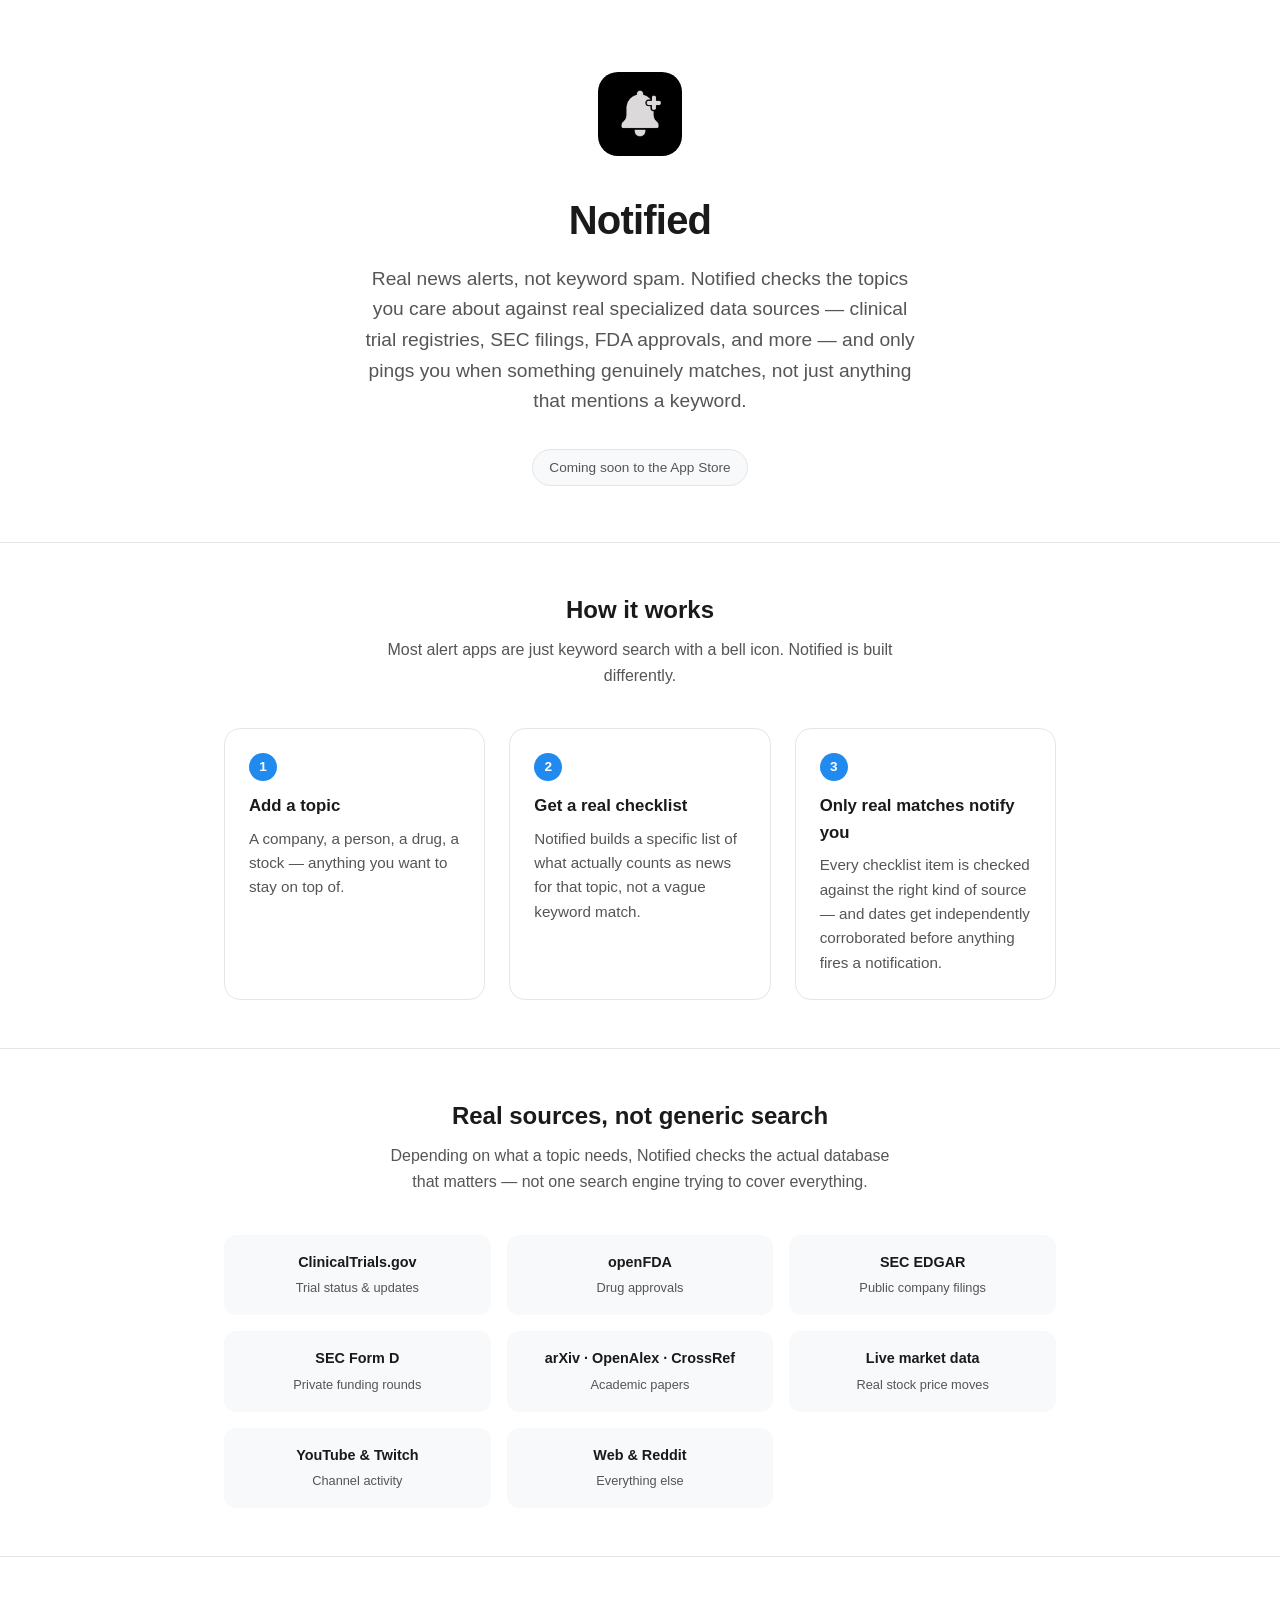
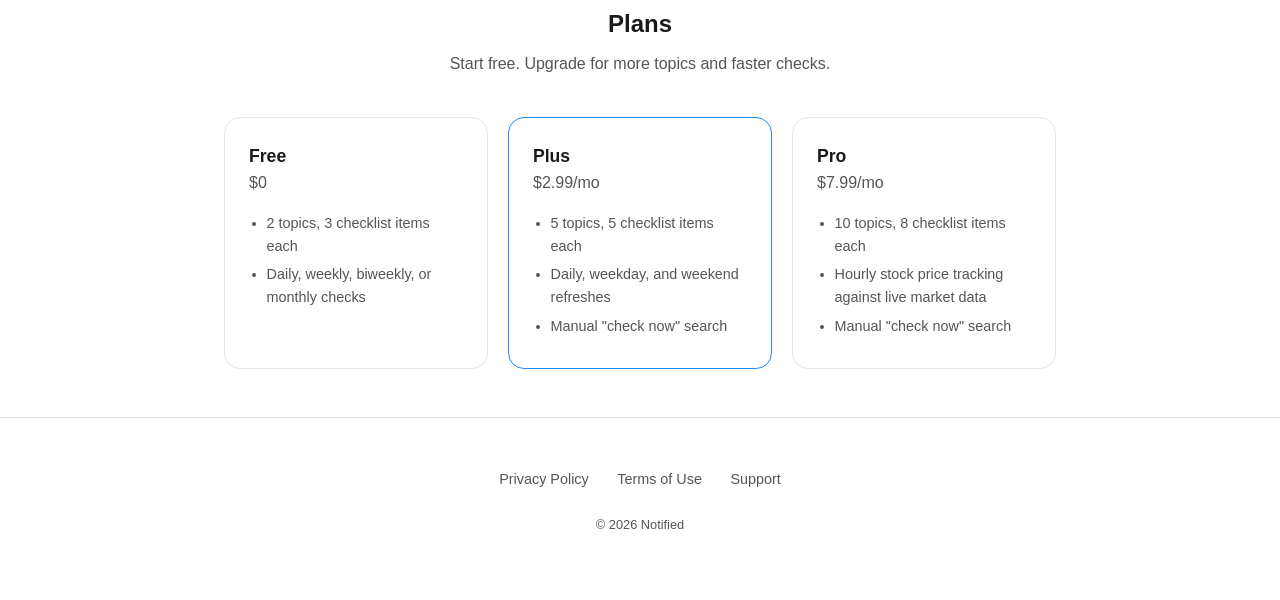
<file: index.html>
<!doctype html>
<html lang="en">
<head>
<meta charset="utf-8">
<meta name="viewport" content="width=device-width, initial-scale=1">
<title>Notified — Real news alerts, not keyword spam</title>
<meta name="description" content="Notified tracks the topics you choose against real specialized data sources — clinical trials, SEC filings, FDA approvals, and more — and only notifies you when something genuinely matches.">
<link rel="icon" href="icon.png">
<style>
:root {
  color-scheme: light dark;
  --bg: #ffffff;
  --bg-alt: #f7f9fb;
  --text: #1a1a1a;
  --text-secondary: #555555;
  --link: #208AEF;
  --border: #e5e5e5;
  --card-bg: #ffffff;
}
@media (prefers-color-scheme: dark) {
  :root {
    --bg: #0d0d0d;
    --bg-alt: #141414;
    --text: #f0f0f0;
    --text-secondary: #a0a0a0;
    --link: #5AB2FF;
    --border: #2a2a2a;
    --card-bg: #171717;
  }
}
* { box-sizing: border-box; }
body {
  background: var(--bg);
  color: var(--text);
  font-family: -apple-system, BlinkMacSystemFont, "Segoe UI", Roboto, sans-serif;
  line-height: 1.6;
  margin: 0;
}
.wrap { max-width: 880px; margin: 0 auto; padding: 0 1.5rem; }

header.hero {
  padding: 4.5rem 0 3.5rem;
  text-align: center;
}
.hero img.logo {
  width: 84px;
  height: 84px;
  border-radius: 20px;
  margin-bottom: 1.5rem;
}
.hero h1 {
  font-size: 2.5rem;
  margin: 0 0 0.75rem;
  letter-spacing: -0.02em;
}
.hero p.tagline {
  font-size: 1.2rem;
  color: var(--text-secondary);
  max-width: 560px;
  margin: 0 auto 2rem;
}
.badge {
  display: inline-block;
  font-size: 0.85rem;
  color: var(--text-secondary);
  background: var(--bg-alt);
  border: 1px solid var(--border);
  border-radius: 999px;
  padding: 0.4rem 1rem;
}

section { padding: 3rem 0; border-top: 1px solid var(--border); }
section h2 {
  font-size: 1.5rem;
  margin: 0 0 0.5rem;
  text-align: center;
}
section p.lede {
  color: var(--text-secondary);
  text-align: center;
  max-width: 520px;
  margin: 0 auto 2.5rem;
}

.steps {
  display: grid;
  grid-template-columns: repeat(3, 1fr);
  gap: 1.5rem;
}
@media (max-width: 640px) { .steps { grid-template-columns: 1fr; } }
.step {
  background: var(--card-bg);
  border: 1px solid var(--border);
  border-radius: 16px;
  padding: 1.5rem;
}
.step .num {
  display: inline-flex;
  align-items: center;
  justify-content: center;
  width: 28px;
  height: 28px;
  border-radius: 50%;
  background: var(--link);
  color: #fff;
  font-size: 0.85rem;
  font-weight: 600;
  margin-bottom: 0.75rem;
}
.step h3 { margin: 0 0 0.4rem; font-size: 1.05rem; }
.step p { margin: 0; color: var(--text-secondary); font-size: 0.95rem; }

.sources {
  display: grid;
  grid-template-columns: repeat(3, 1fr);
  gap: 1rem;
}
@media (max-width: 640px) { .sources { grid-template-columns: repeat(2, 1fr); } }
.source {
  background: var(--bg-alt);
  border-radius: 12px;
  padding: 1rem;
  text-align: center;
  font-size: 0.9rem;
}
.source .name { font-weight: 600; display: block; margin-bottom: 0.15rem; }
.source .desc { color: var(--text-secondary); font-size: 0.8rem; }

.plans {
  display: grid;
  grid-template-columns: repeat(3, 1fr);
  gap: 1.25rem;
}
@media (max-width: 640px) { .plans { grid-template-columns: 1fr; } }
.plan {
  border: 1px solid var(--border);
  border-radius: 16px;
  padding: 1.5rem;
  background: var(--card-bg);
}
.plan.featured { border-color: var(--link); }
.plan .name { font-weight: 600; font-size: 1.1rem; }
.plan .price { color: var(--text-secondary); margin-bottom: 1rem; }
.plan ul { padding-left: 1.1rem; margin: 0; font-size: 0.9rem; color: var(--text-secondary); }
.plan li { margin-bottom: 0.35rem; }

footer {
  padding: 3rem 0 4rem;
  text-align: center;
  border-top: 1px solid var(--border);
}
footer nav a {
  color: var(--text-secondary);
  text-decoration: none;
  margin: 0 0.75rem;
  font-size: 0.9rem;
}
footer nav a:hover { color: var(--link); }
footer .copyright {
  margin-top: 1.5rem;
  color: var(--text-secondary);
  font-size: 0.8rem;
}
</style>
</head>
<body>

<header class="hero">
  <div class="wrap">
    <img class="logo" src="icon.png" alt="Notified app icon">
    <h1>Notified</h1>
    <p class="tagline">
      Real news alerts, not keyword spam. Notified checks the topics you
      care about against real specialized data sources — clinical trial
      registries, SEC filings, FDA approvals, and more — and only pings you
      when something genuinely matches, not just anything that mentions a
      keyword.
    </p>
    <span class="badge">Coming soon to the App Store</span>
  </div>
</header>

<section>
  <div class="wrap">
    <h2>How it works</h2>
    <p class="lede">Most alert apps are just keyword search with a bell icon. Notified is built differently.</p>
    <div class="steps">
      <div class="step">
        <span class="num">1</span>
        <h3>Add a topic</h3>
        <p>A company, a person, a drug, a stock — anything you want to stay on top of.</p>
      </div>
      <div class="step">
        <span class="num">2</span>
        <h3>Get a real checklist</h3>
        <p>Notified builds a specific list of what actually counts as news for that topic, not a vague keyword match.</p>
      </div>
      <div class="step">
        <span class="num">3</span>
        <h3>Only real matches notify you</h3>
        <p>Every checklist item is checked against the right kind of source — and dates get independently corroborated before anything fires a notification.</p>
      </div>
    </div>
  </div>
</section>

<section>
  <div class="wrap">
    <h2>Real sources, not generic search</h2>
    <p class="lede">Depending on what a topic needs, Notified checks the actual database that matters — not one search engine trying to cover everything.</p>
    <div class="sources">
      <div class="source"><span class="name">ClinicalTrials.gov</span><span class="desc">Trial status &amp; updates</span></div>
      <div class="source"><span class="name">openFDA</span><span class="desc">Drug approvals</span></div>
      <div class="source"><span class="name">SEC EDGAR</span><span class="desc">Public company filings</span></div>
      <div class="source"><span class="name">SEC Form D</span><span class="desc">Private funding rounds</span></div>
      <div class="source"><span class="name">arXiv · OpenAlex · CrossRef</span><span class="desc">Academic papers</span></div>
      <div class="source"><span class="name">Live market data</span><span class="desc">Real stock price moves</span></div>
      <div class="source"><span class="name">YouTube &amp; Twitch</span><span class="desc">Channel activity</span></div>
      <div class="source"><span class="name">Web &amp; Reddit</span><span class="desc">Everything else</span></div>
    </div>
  </div>
</section>

<section>
  <div class="wrap">
    <h2>Plans</h2>
    <p class="lede">Start free. Upgrade for more topics and faster checks.</p>
    <div class="plans">
      <div class="plan">
        <div class="name">Free</div>
        <div class="price">$0</div>
        <ul>
          <li>2 topics, 3 checklist items each</li>
          <li>Daily, weekly, biweekly, or monthly checks</li>
        </ul>
      </div>
      <div class="plan featured">
        <div class="name">Plus</div>
        <div class="price">$2.99/mo</div>
        <ul>
          <li>5 topics, 5 checklist items each</li>
          <li>Daily, weekday, and weekend refreshes</li>
          <li>Manual "check now" search</li>
        </ul>
      </div>
      <div class="plan">
        <div class="name">Pro</div>
        <div class="price">$7.99/mo</div>
        <ul>
          <li>10 topics, 8 checklist items each</li>
          <li>Hourly stock price tracking against live market data</li>
          <li>Manual "check now" search</li>
        </ul>
      </div>
    </div>
  </div>
</section>

<footer>
  <div class="wrap">
    <nav>
      <a href="privacy.html">Privacy Policy</a>
      <a href="terms.html">Terms of Use</a>
      <a href="support.html">Support</a>
    </nav>
    <div class="copyright">© 2026 Notified</div>
  </div>
</footer>

</body>
</html>
</file>
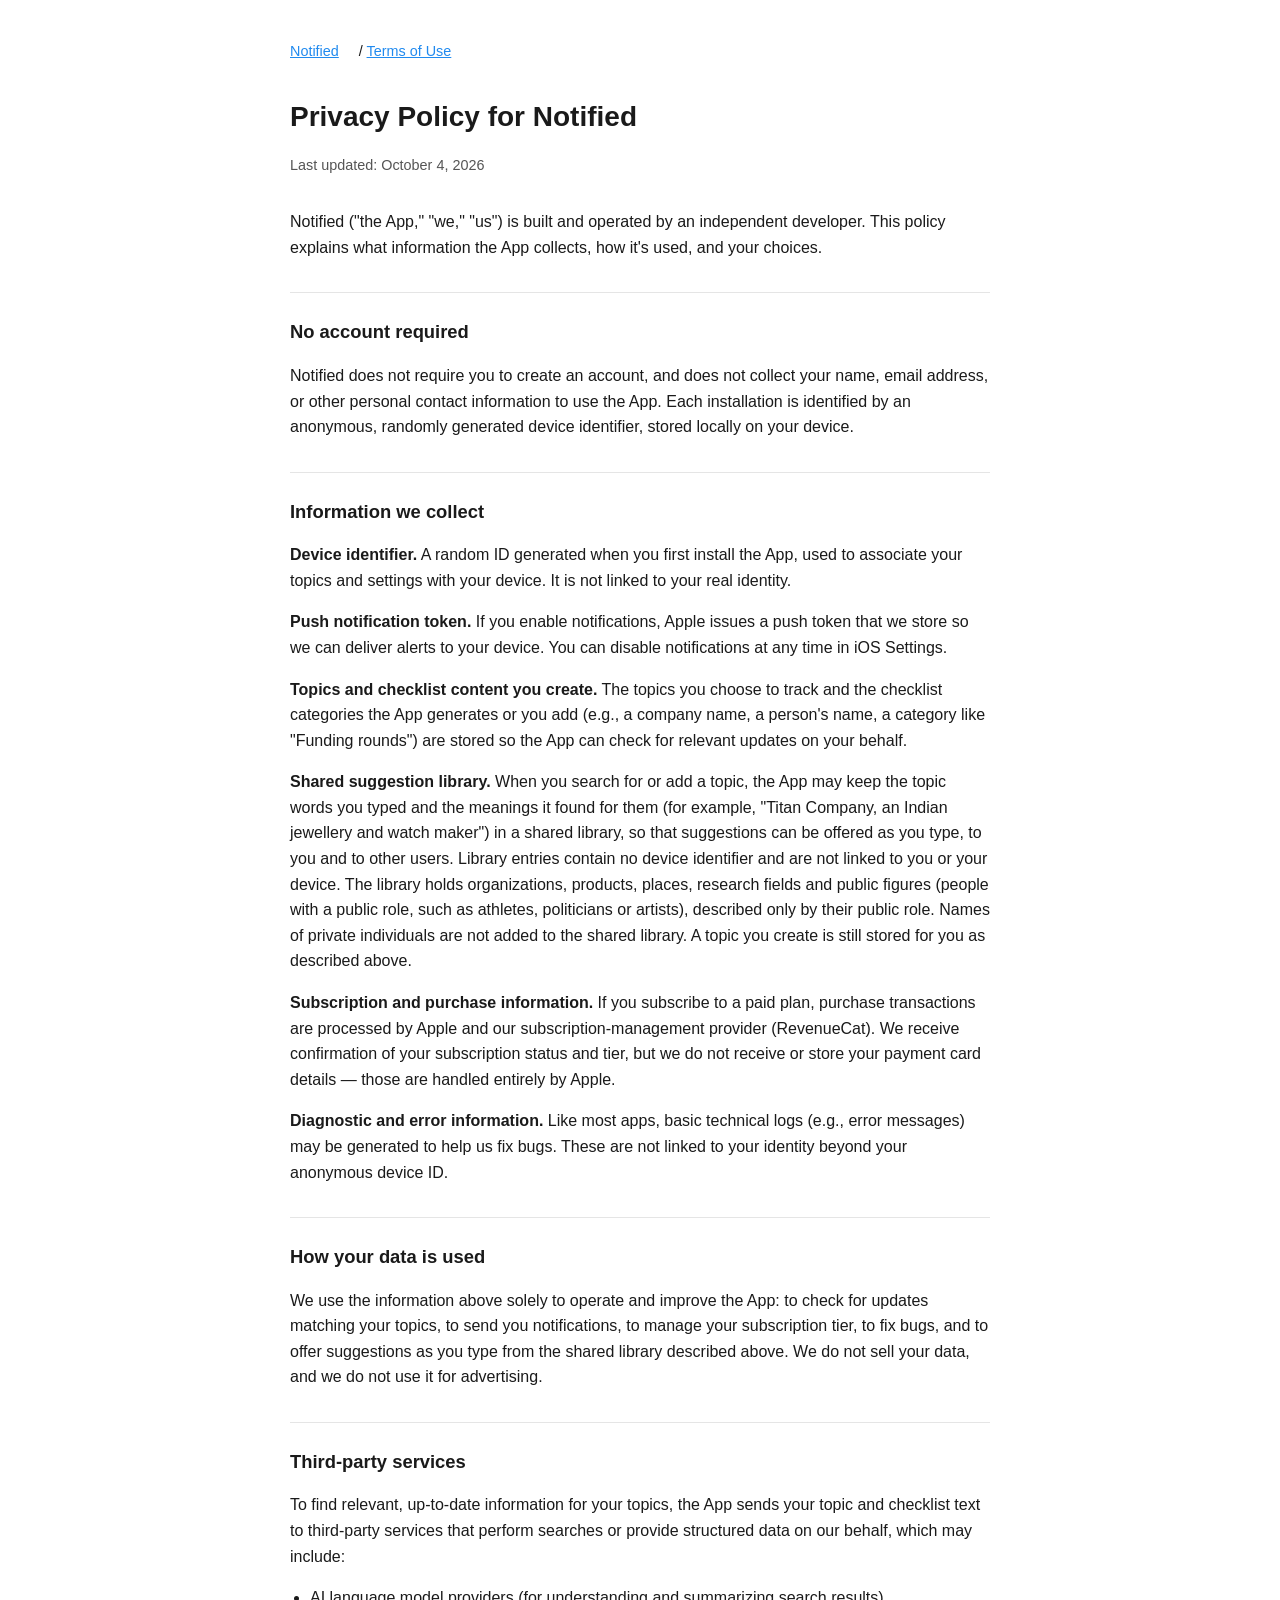
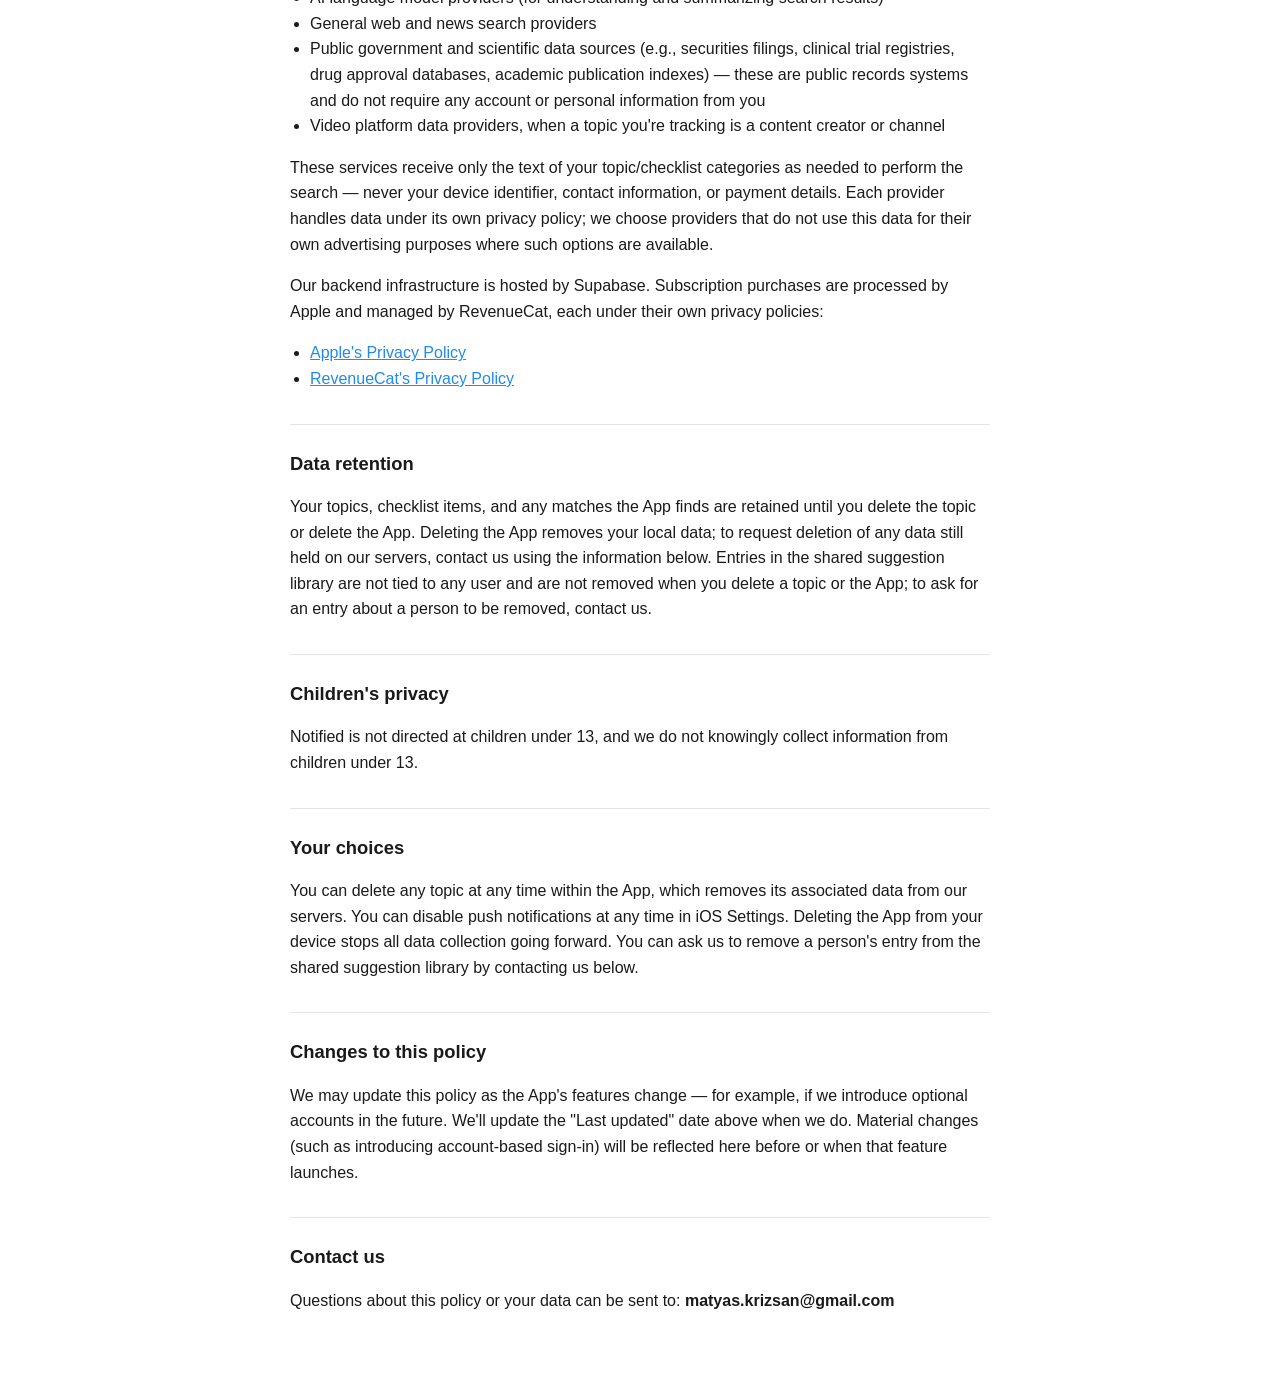
<file: privacy.html>
<!doctype html>
<html lang="en">
<head>
<meta charset="utf-8">
<meta name="viewport" content="width=device-width, initial-scale=1">
<title>Privacy Policy — Notified</title>
<link rel="stylesheet" href="style.css">
</head>
<body>
<nav><a href="index.html">Notified</a> / <a href="terms.html">Terms of Use</a></nav>

<h1>Privacy Policy for Notified</h1>
<p class="updated">Last updated: October 4, 2026</p>

<p>Notified ("the App," "we," "us") is built and operated by an independent developer. This policy explains what information the App collects, how it's used, and your choices.</p>

<h2>No account required</h2>
<p>Notified does not require you to create an account, and does not collect your name, email address, or other personal contact information to use the App. Each installation is identified by an anonymous, randomly generated device identifier, stored locally on your device.</p>

<h2>Information we collect</h2>
<p><strong>Device identifier.</strong> A random ID generated when you first install the App, used to associate your topics and settings with your device. It is not linked to your real identity.</p>
<p><strong>Push notification token.</strong> If you enable notifications, Apple issues a push token that we store so we can deliver alerts to your device. You can disable notifications at any time in iOS Settings.</p>
<p><strong>Topics and checklist content you create.</strong> The topics you choose to track and the checklist categories the App generates or you add (e.g., a company name, a person's name, a category like "Funding rounds") are stored so the App can check for relevant updates on your behalf.</p>
<p><strong>Shared suggestion library.</strong> When you search for or add a topic, the App may keep the topic words you typed and the meanings it found for them (for example, "Titan Company, an Indian jewellery and watch maker") in a shared library, so that suggestions can be offered as you type, to you and to other users. Library entries contain no device identifier and are not linked to you or your device. The library holds organizations, products, places, research fields and public figures (people with a public role, such as athletes, politicians or artists), described only by their public role. Names of private individuals are not added to the shared library. A topic you create is still stored for you as described above.</p>
<p><strong>Subscription and purchase information.</strong> If you subscribe to a paid plan, purchase transactions are processed by Apple and our subscription-management provider (RevenueCat). We receive confirmation of your subscription status and tier, but we do not receive or store your payment card details — those are handled entirely by Apple.</p>
<p><strong>Diagnostic and error information.</strong> Like most apps, basic technical logs (e.g., error messages) may be generated to help us fix bugs. These are not linked to your identity beyond your anonymous device ID.</p>

<h2>How your data is used</h2>
<p>We use the information above solely to operate and improve the App: to check for updates matching your topics, to send you notifications, to manage your subscription tier, to fix bugs, and to offer suggestions as you type from the shared library described above. We do not sell your data, and we do not use it for advertising.</p>

<h2>Third-party services</h2>
<p>To find relevant, up-to-date information for your topics, the App sends your topic and checklist text to third-party services that perform searches or provide structured data on our behalf, which may include:</p>
<ul>
<li>AI language model providers (for understanding and summarizing search results)</li>
<li>General web and news search providers</li>
<li>Public government and scientific data sources (e.g., securities filings, clinical trial registries, drug approval databases, academic publication indexes) — these are public records systems and do not require any account or personal information from you</li>
<li>Video platform data providers, when a topic you're tracking is a content creator or channel</li>
</ul>
<p>These services receive only the text of your topic/checklist categories as needed to perform the search — never your device identifier, contact information, or payment details. Each provider handles data under its own privacy policy; we choose providers that do not use this data for their own advertising purposes where such options are available.</p>
<p>Our backend infrastructure is hosted by Supabase. Subscription purchases are processed by Apple and managed by RevenueCat, each under their own privacy policies:</p>
<ul>
<li><a href="https://www.apple.com/legal/privacy/">Apple's Privacy Policy</a></li>
<li><a href="https://www.revenuecat.com/privacy">RevenueCat's Privacy Policy</a></li>
</ul>

<h2>Data retention</h2>
<p>Your topics, checklist items, and any matches the App finds are retained until you delete the topic or delete the App. Deleting the App removes your local data; to request deletion of any data still held on our servers, contact us using the information below. Entries in the shared suggestion library are not tied to any user and are not removed when you delete a topic or the App; to ask for an entry about a person to be removed, contact us.</p>

<h2>Children's privacy</h2>
<p>Notified is not directed at children under 13, and we do not knowingly collect information from children under 13.</p>

<h2>Your choices</h2>
<p>You can delete any topic at any time within the App, which removes its associated data from our servers. You can disable push notifications at any time in iOS Settings. Deleting the App from your device stops all data collection going forward. You can ask us to remove a person's entry from the shared suggestion library by contacting us below.</p>

<h2>Changes to this policy</h2>
<p>We may update this policy as the App's features change — for example, if we introduce optional accounts in the future. We'll update the "Last updated" date above when we do. Material changes (such as introducing account-based sign-in) will be reflected here before or when that feature launches.</p>

<h2>Contact us</h2>
<p>Questions about this policy or your data can be sent to: <strong>matyas.krizsan@gmail.com</strong></p>

</body>
</html>
</file>
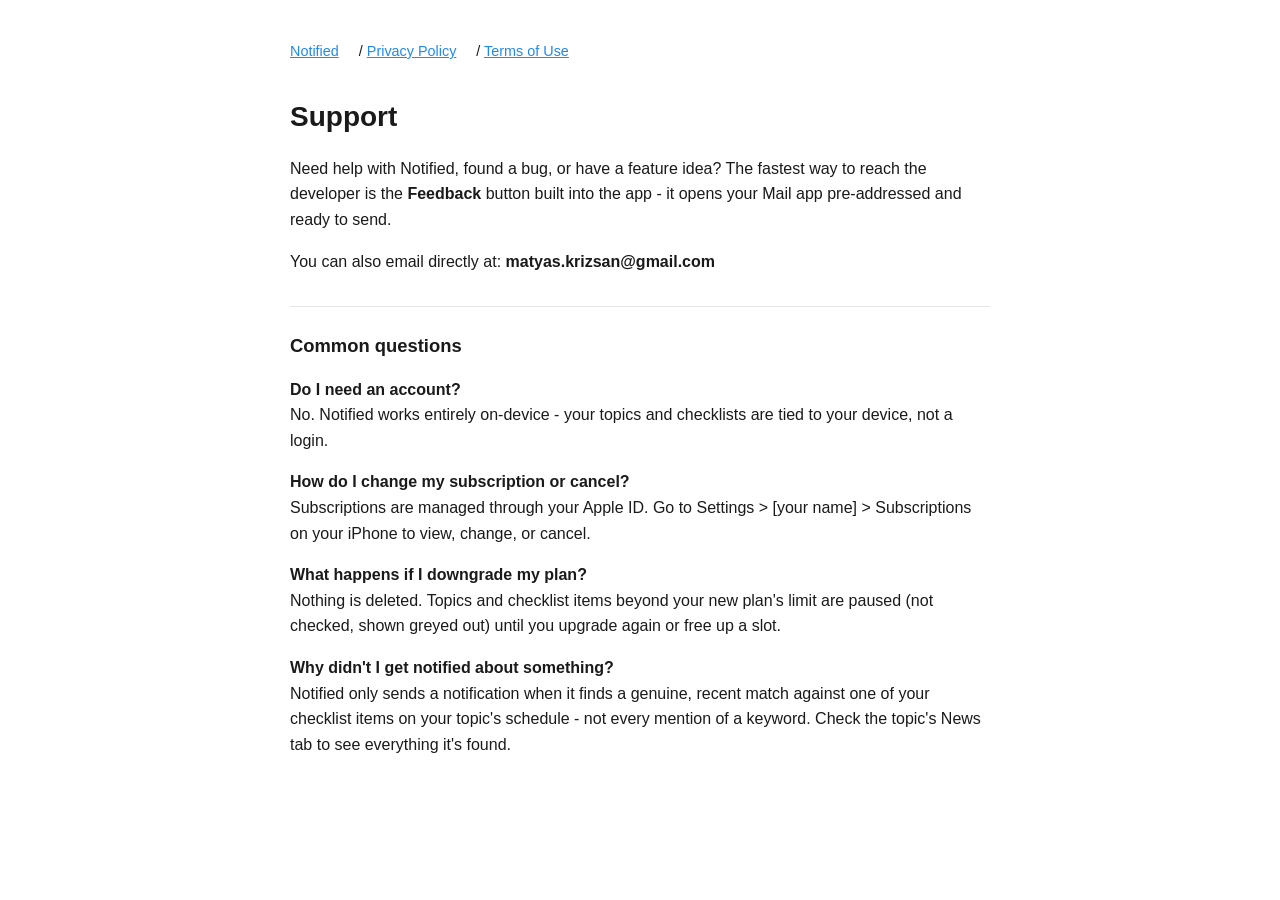
<file: support.html>
<!doctype html>
<html lang="en">
<head>
<meta charset="utf-8">
<meta name="viewport" content="width=device-width, initial-scale=1">
<title>Support — Notified</title>
<link rel="stylesheet" href="style.css">
</head>
<body>
<nav><a href="index.html">Notified</a> / <a href="privacy.html">Privacy Policy</a> / <a href="terms.html">Terms of Use</a></nav>

<h1>Support</h1>

<p>Need help with Notified, found a bug, or have a feature idea? The fastest way to reach the developer is the <strong>Feedback</strong> button built into the app - it opens your Mail app pre-addressed and ready to send.</p>

<p>You can also email directly at: <strong>matyas.krizsan@gmail.com</strong></p>

<h2>Common questions</h2>

<p><strong>Do I need an account?</strong><br>
No. Notified works entirely on-device - your topics and checklists are tied to your device, not a login.</p>

<p><strong>How do I change my subscription or cancel?</strong><br>
Subscriptions are managed through your Apple ID. Go to Settings &gt; [your name] &gt; Subscriptions on your iPhone to view, change, or cancel.</p>

<p><strong>What happens if I downgrade my plan?</strong><br>
Nothing is deleted. Topics and checklist items beyond your new plan's limit are paused (not checked, shown greyed out) until you upgrade again or free up a slot.</p>

<p><strong>Why didn't I get notified about something?</strong><br>
Notified only sends a notification when it finds a genuine, recent match against one of your checklist items on your topic's schedule - not every mention of a keyword. Check the topic's News tab to see everything it's found.</p>

</body>
</html>
</file>
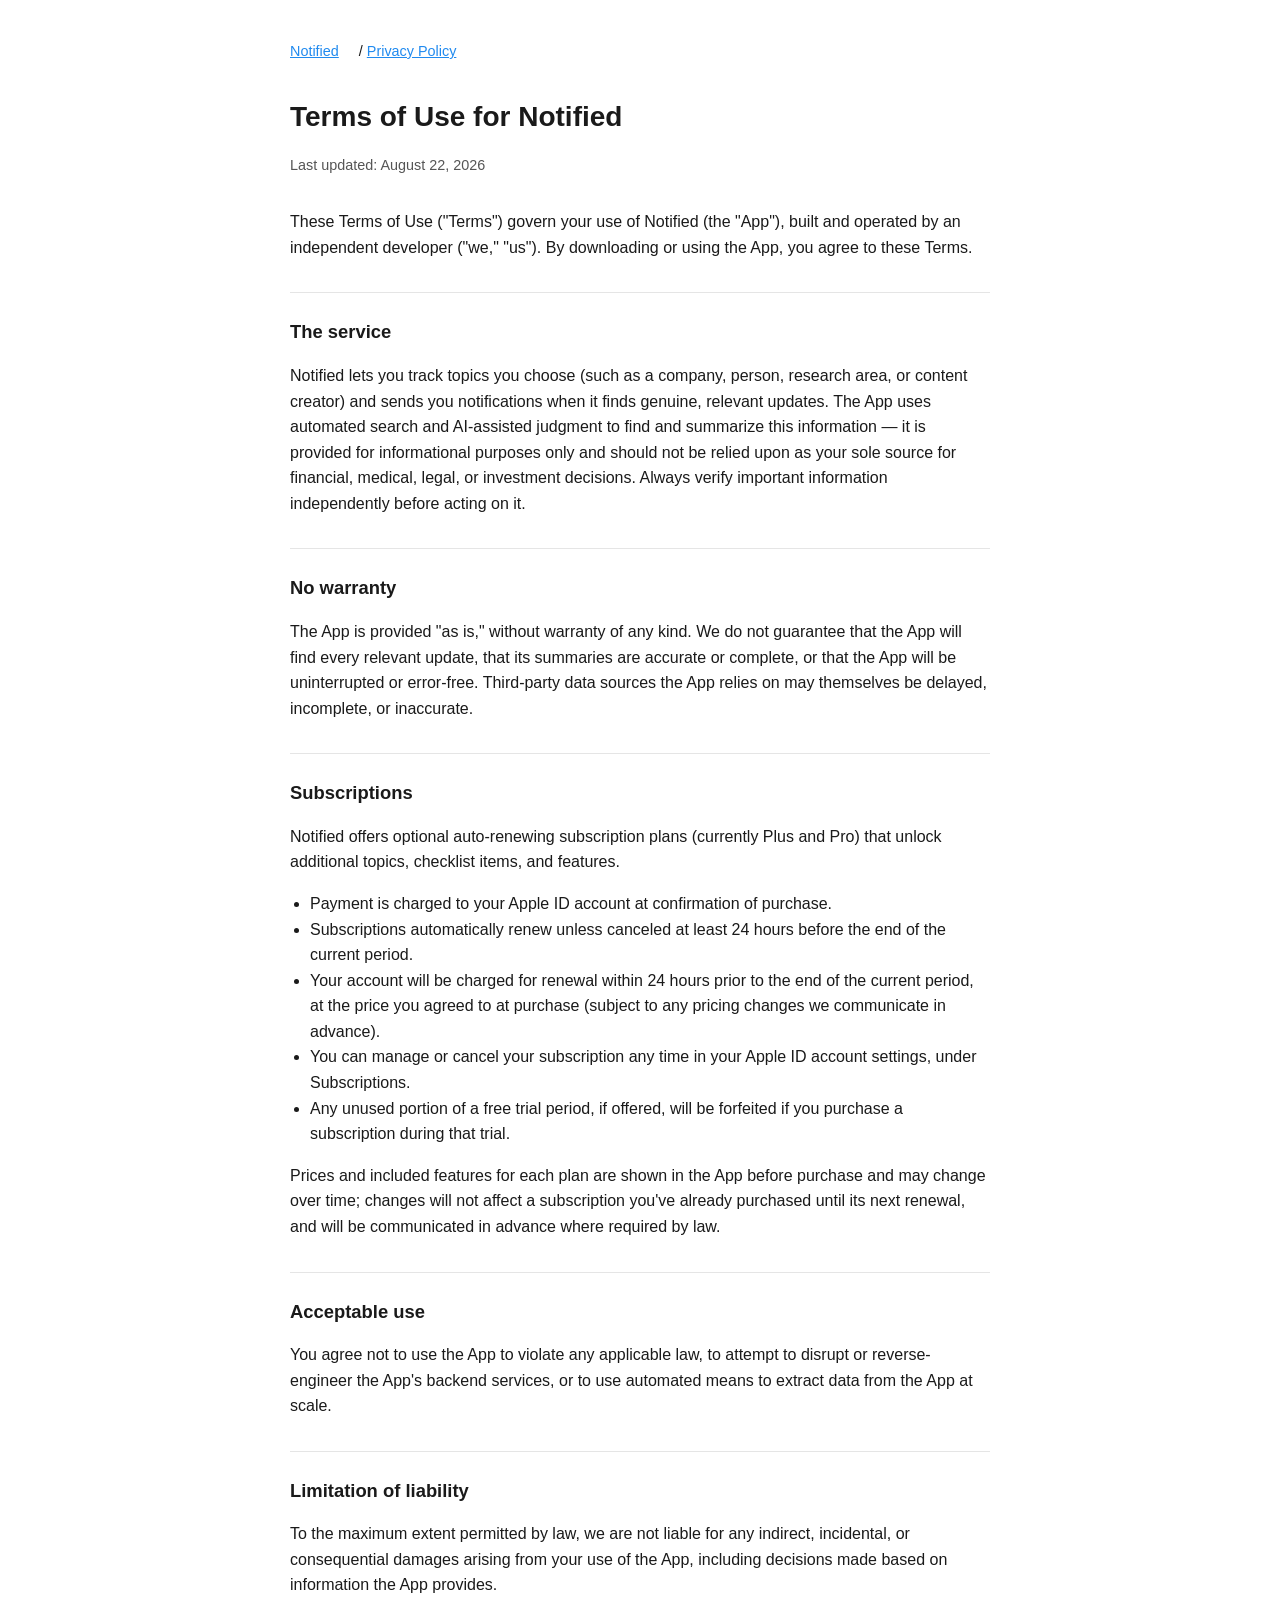
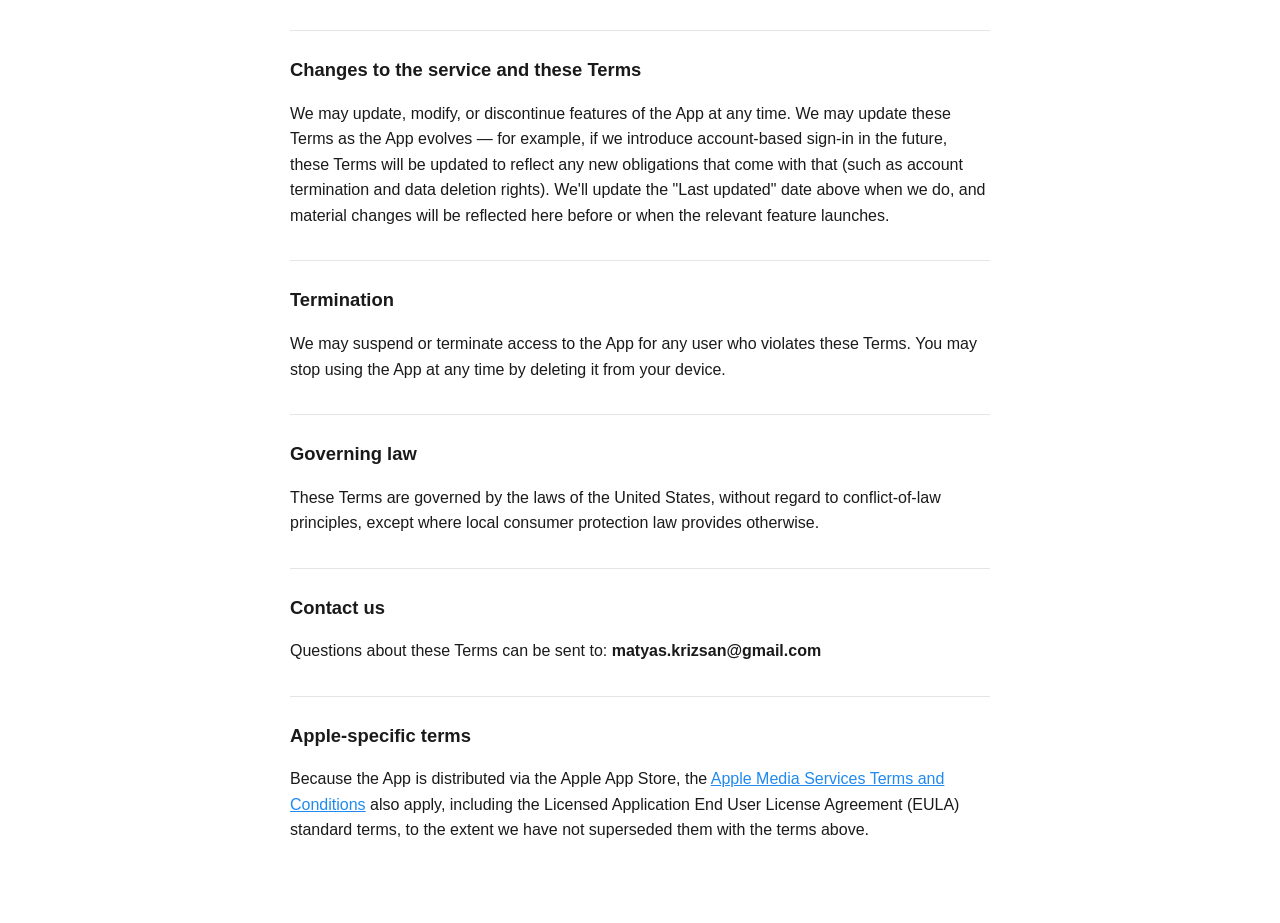
<file: terms.html>
<!doctype html>
<html lang="en">
<head>
<meta charset="utf-8">
<meta name="viewport" content="width=device-width, initial-scale=1">
<title>Terms of Use — Notified</title>
<link rel="stylesheet" href="style.css">
</head>
<body>
<nav><a href="index.html">Notified</a> / <a href="privacy.html">Privacy Policy</a></nav>

<h1>Terms of Use for Notified</h1>
<p class="updated">Last updated: August 22, 2026</p>

<p>These Terms of Use ("Terms") govern your use of Notified (the "App"), built and operated by an independent developer ("we," "us"). By downloading or using the App, you agree to these Terms.</p>

<h2>The service</h2>
<p>Notified lets you track topics you choose (such as a company, person, research area, or content creator) and sends you notifications when it finds genuine, relevant updates. The App uses automated search and AI-assisted judgment to find and summarize this information — it is provided for informational purposes only and should not be relied upon as your sole source for financial, medical, legal, or investment decisions. Always verify important information independently before acting on it.</p>

<h2>No warranty</h2>
<p>The App is provided "as is," without warranty of any kind. We do not guarantee that the App will find every relevant update, that its summaries are accurate or complete, or that the App will be uninterrupted or error-free. Third-party data sources the App relies on may themselves be delayed, incomplete, or inaccurate.</p>

<h2>Subscriptions</h2>
<p>Notified offers optional auto-renewing subscription plans (currently Plus and Pro) that unlock additional topics, checklist items, and features.</p>
<ul>
<li>Payment is charged to your Apple ID account at confirmation of purchase.</li>
<li>Subscriptions automatically renew unless canceled at least 24 hours before the end of the current period.</li>
<li>Your account will be charged for renewal within 24 hours prior to the end of the current period, at the price you agreed to at purchase (subject to any pricing changes we communicate in advance).</li>
<li>You can manage or cancel your subscription any time in your Apple ID account settings, under Subscriptions.</li>
<li>Any unused portion of a free trial period, if offered, will be forfeited if you purchase a subscription during that trial.</li>
</ul>
<p>Prices and included features for each plan are shown in the App before purchase and may change over time; changes will not affect a subscription you've already purchased until its next renewal, and will be communicated in advance where required by law.</p>

<h2>Acceptable use</h2>
<p>You agree not to use the App to violate any applicable law, to attempt to disrupt or reverse-engineer the App's backend services, or to use automated means to extract data from the App at scale.</p>

<h2>Limitation of liability</h2>
<p>To the maximum extent permitted by law, we are not liable for any indirect, incidental, or consequential damages arising from your use of the App, including decisions made based on information the App provides.</p>

<h2>Changes to the service and these Terms</h2>
<p>We may update, modify, or discontinue features of the App at any time. We may update these Terms as the App evolves — for example, if we introduce account-based sign-in in the future, these Terms will be updated to reflect any new obligations that come with that (such as account termination and data deletion rights). We'll update the "Last updated" date above when we do, and material changes will be reflected here before or when the relevant feature launches.</p>

<h2>Termination</h2>
<p>We may suspend or terminate access to the App for any user who violates these Terms. You may stop using the App at any time by deleting it from your device.</p>

<h2>Governing law</h2>
<p>These Terms are governed by the laws of the United States, without regard to conflict-of-law principles, except where local consumer protection law provides otherwise.</p>

<h2>Contact us</h2>
<p>Questions about these Terms can be sent to: <strong>matyas.krizsan@gmail.com</strong></p>

<h2>Apple-specific terms</h2>
<p>Because the App is distributed via the Apple App Store, the <a href="https://www.apple.com/legal/internet-services/itunes/">Apple Media Services Terms and Conditions</a> also apply, including the Licensed Application End User License Agreement (EULA) standard terms, to the extent we have not superseded them with the terms above.</p>

</body>
</html>
</file>
<file: style.css>
:root {
  color-scheme: light dark;
  --bg: #ffffff;
  --text: #1a1a1a;
  --text-secondary: #555555;
  --link: #208AEF;
  --border: #e5e5e5;
}

@media (prefers-color-scheme: dark) {
  :root {
    --bg: #0d0d0d;
    --text: #f0f0f0;
    --text-secondary: #a0a0a0;
    --link: #5AB2FF;
    --border: #2a2a2a;
  }
}

body {
  background: var(--bg);
  color: var(--text);
  font-family: -apple-system, BlinkMacSystemFont, "Segoe UI", Roboto, sans-serif;
  line-height: 1.6;
  max-width: 700px;
  margin: 0 auto;
  padding: 2.5rem 1.5rem 4rem;
}

h1 {
  font-size: 1.75rem;
  margin-bottom: 0.25rem;
}

h2 {
  font-size: 1.15rem;
  margin-top: 2rem;
  border-top: 1px solid var(--border);
  padding-top: 1.5rem;
}

.updated {
  color: var(--text-secondary);
  font-size: 0.9rem;
  margin-bottom: 2rem;
}

a {
  color: var(--link);
}

nav {
  margin-bottom: 2rem;
  font-size: 0.9rem;
}

nav a {
  margin-right: 1rem;
}

ul {
  padding-left: 1.25rem;
}
</file>
